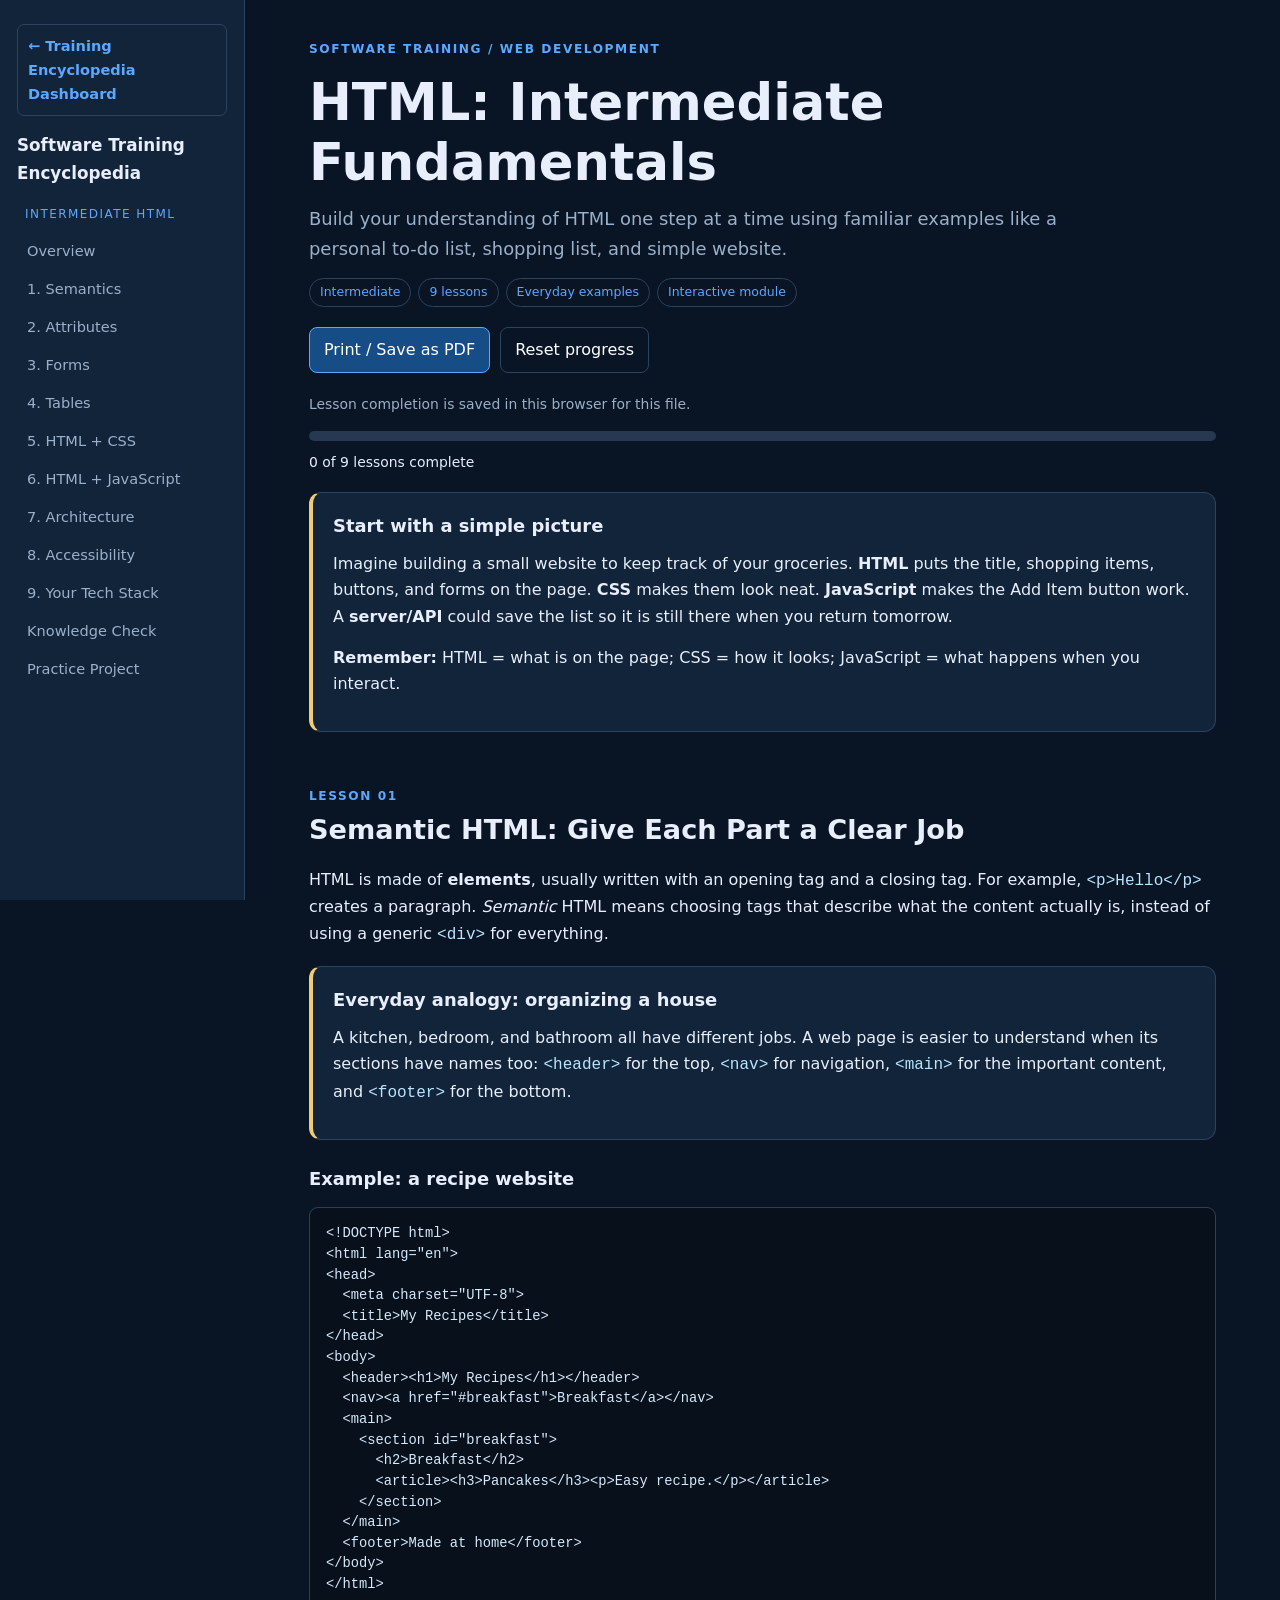
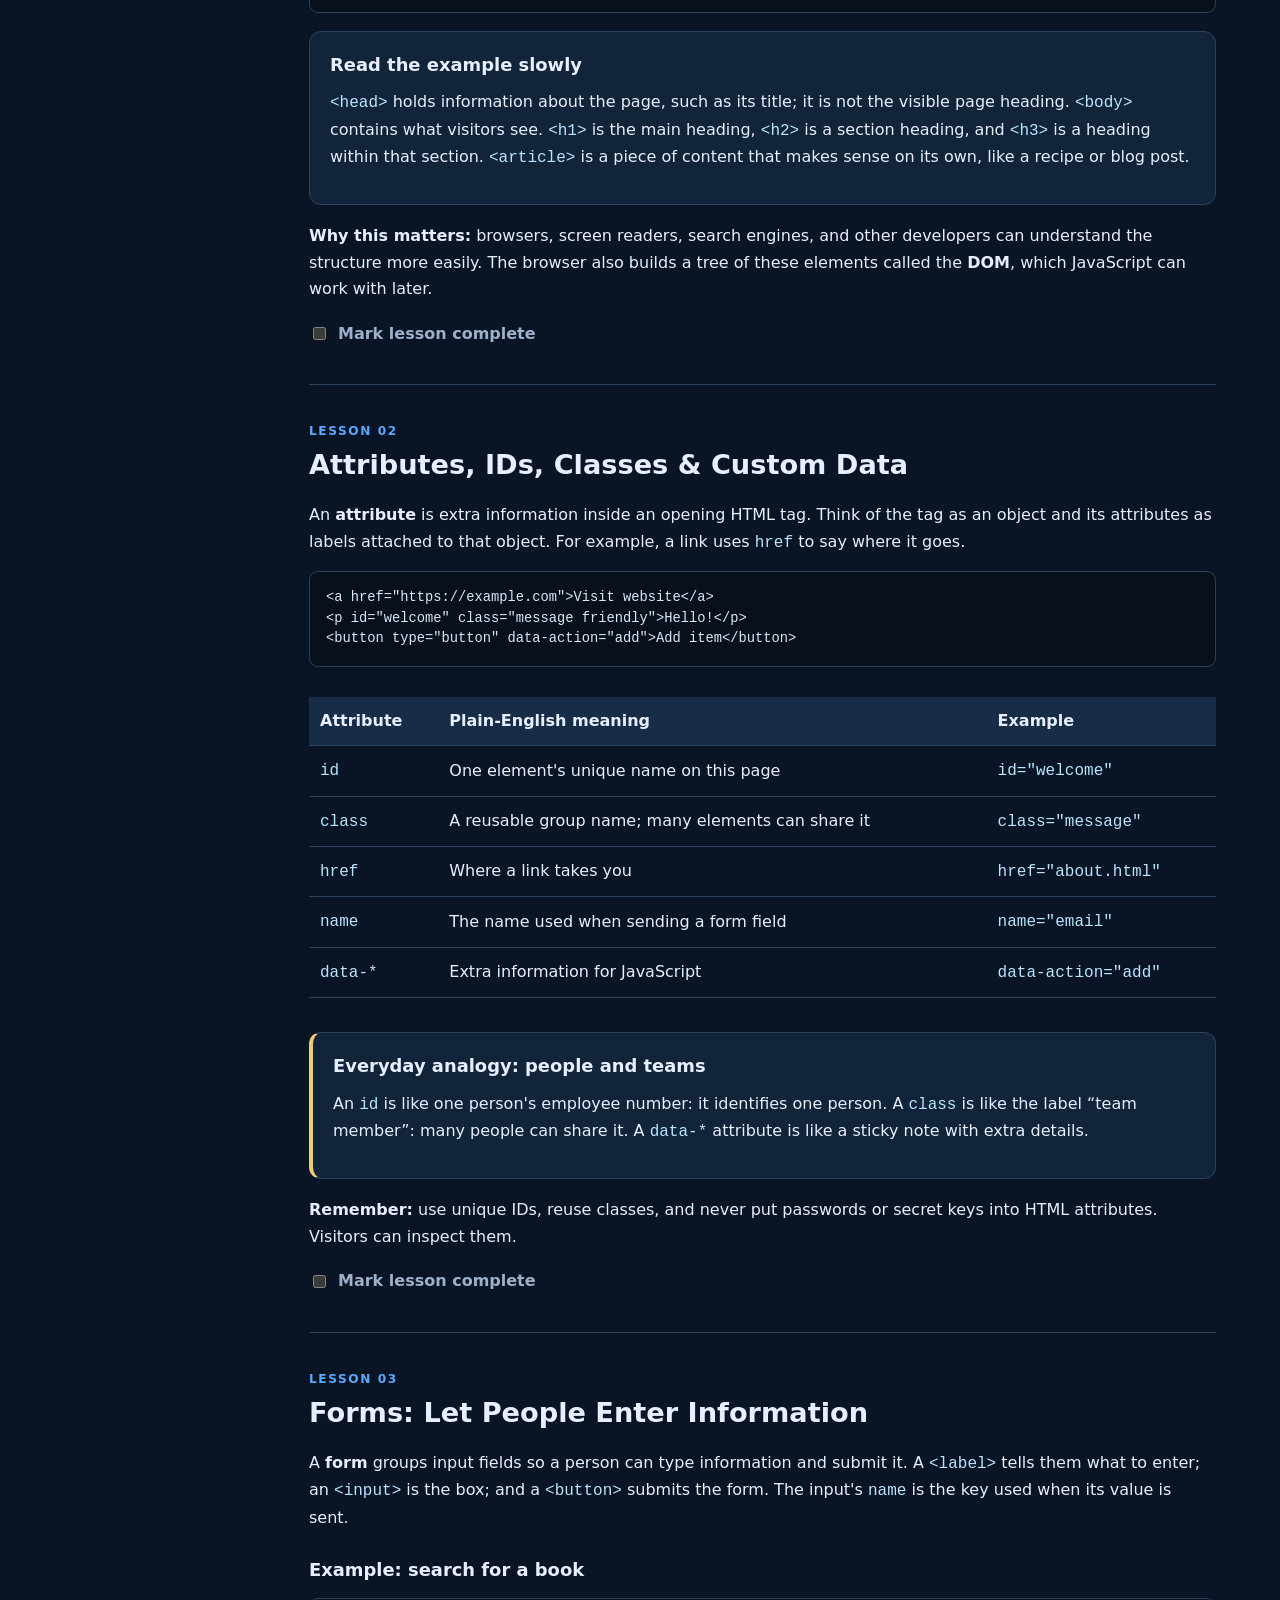
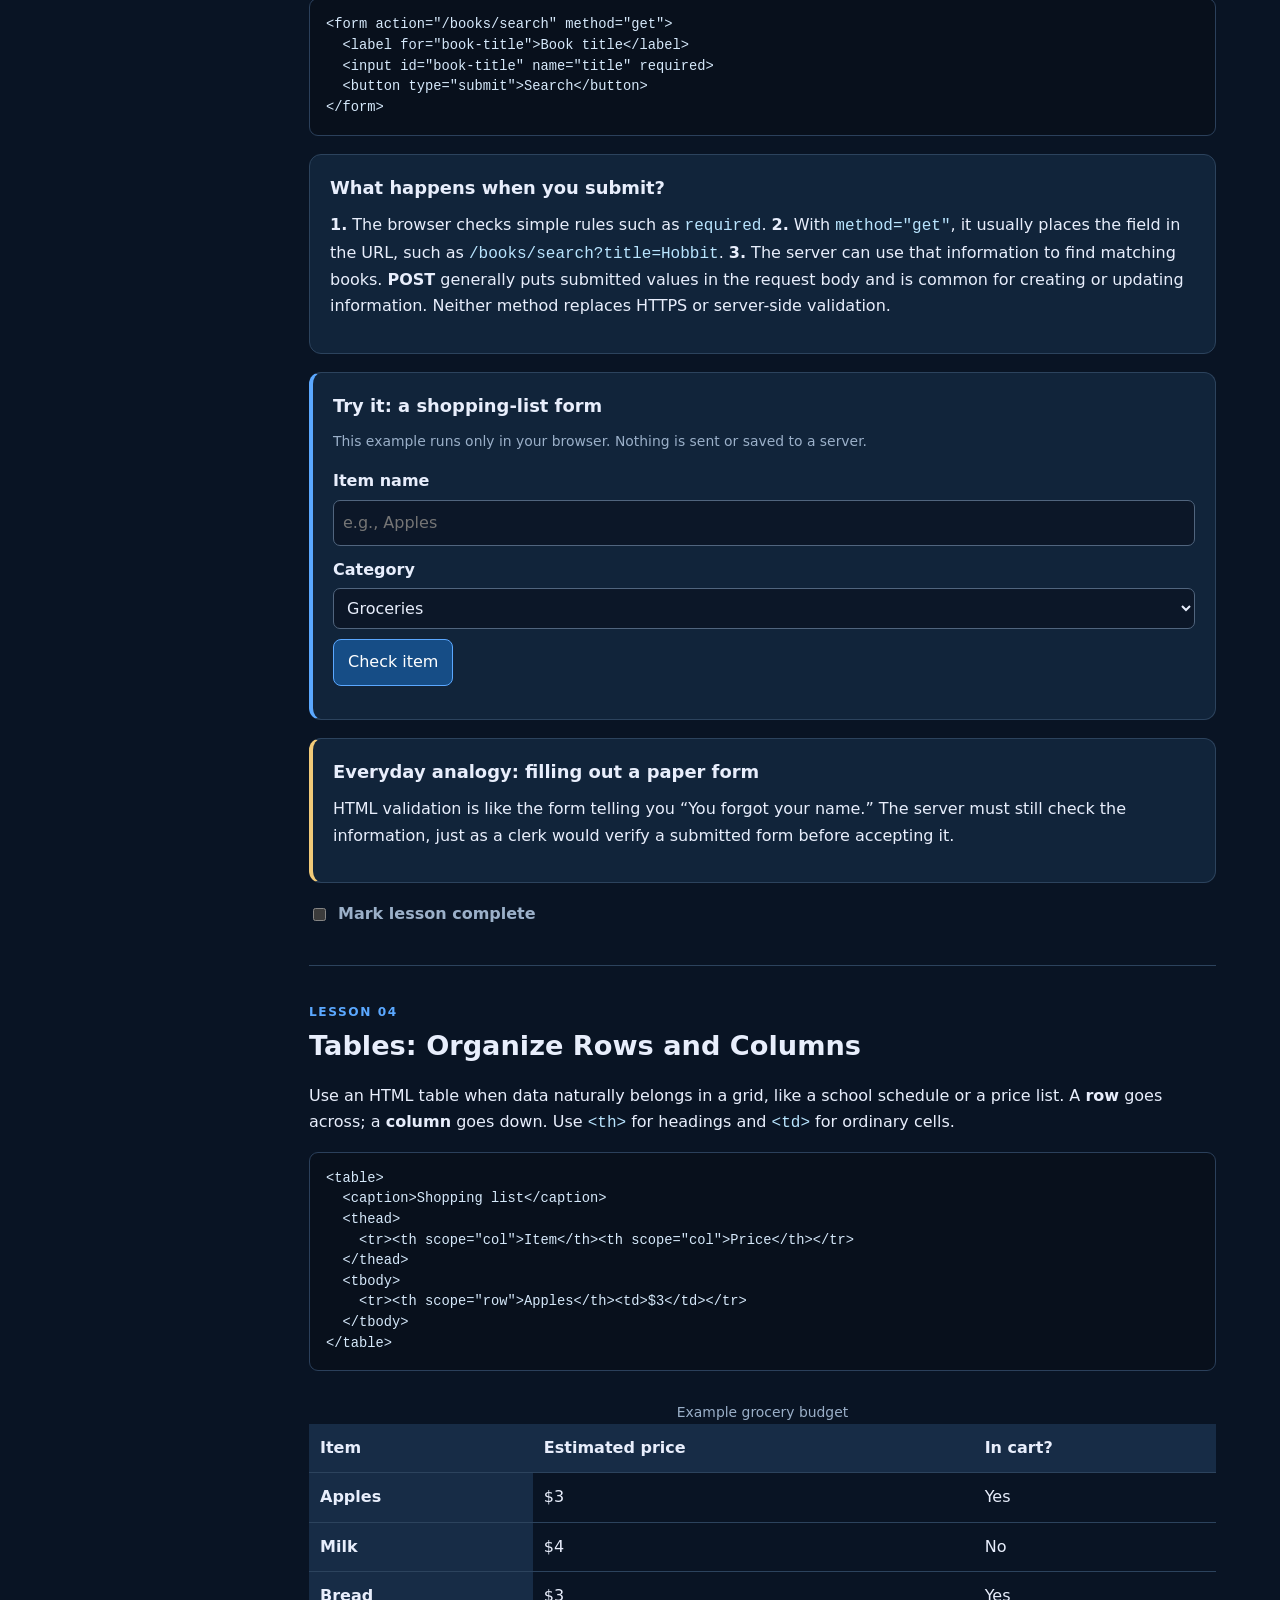
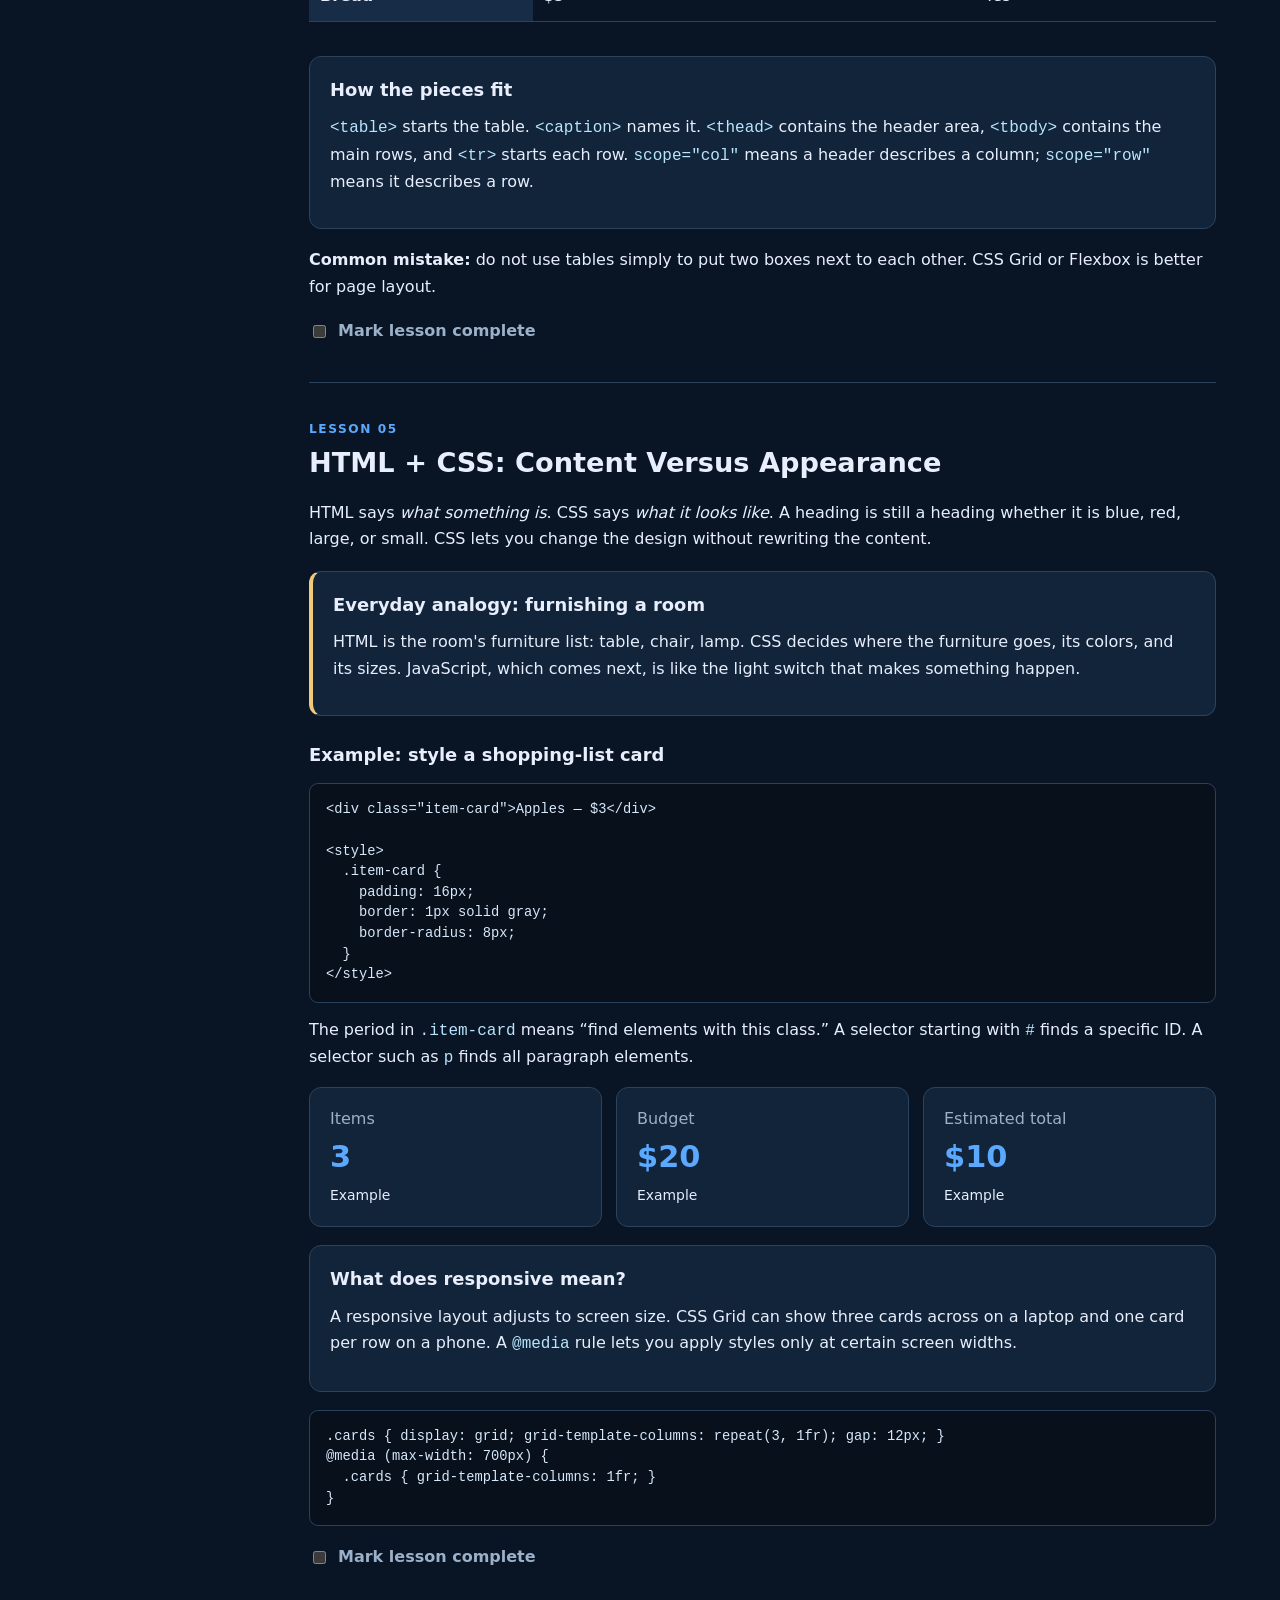
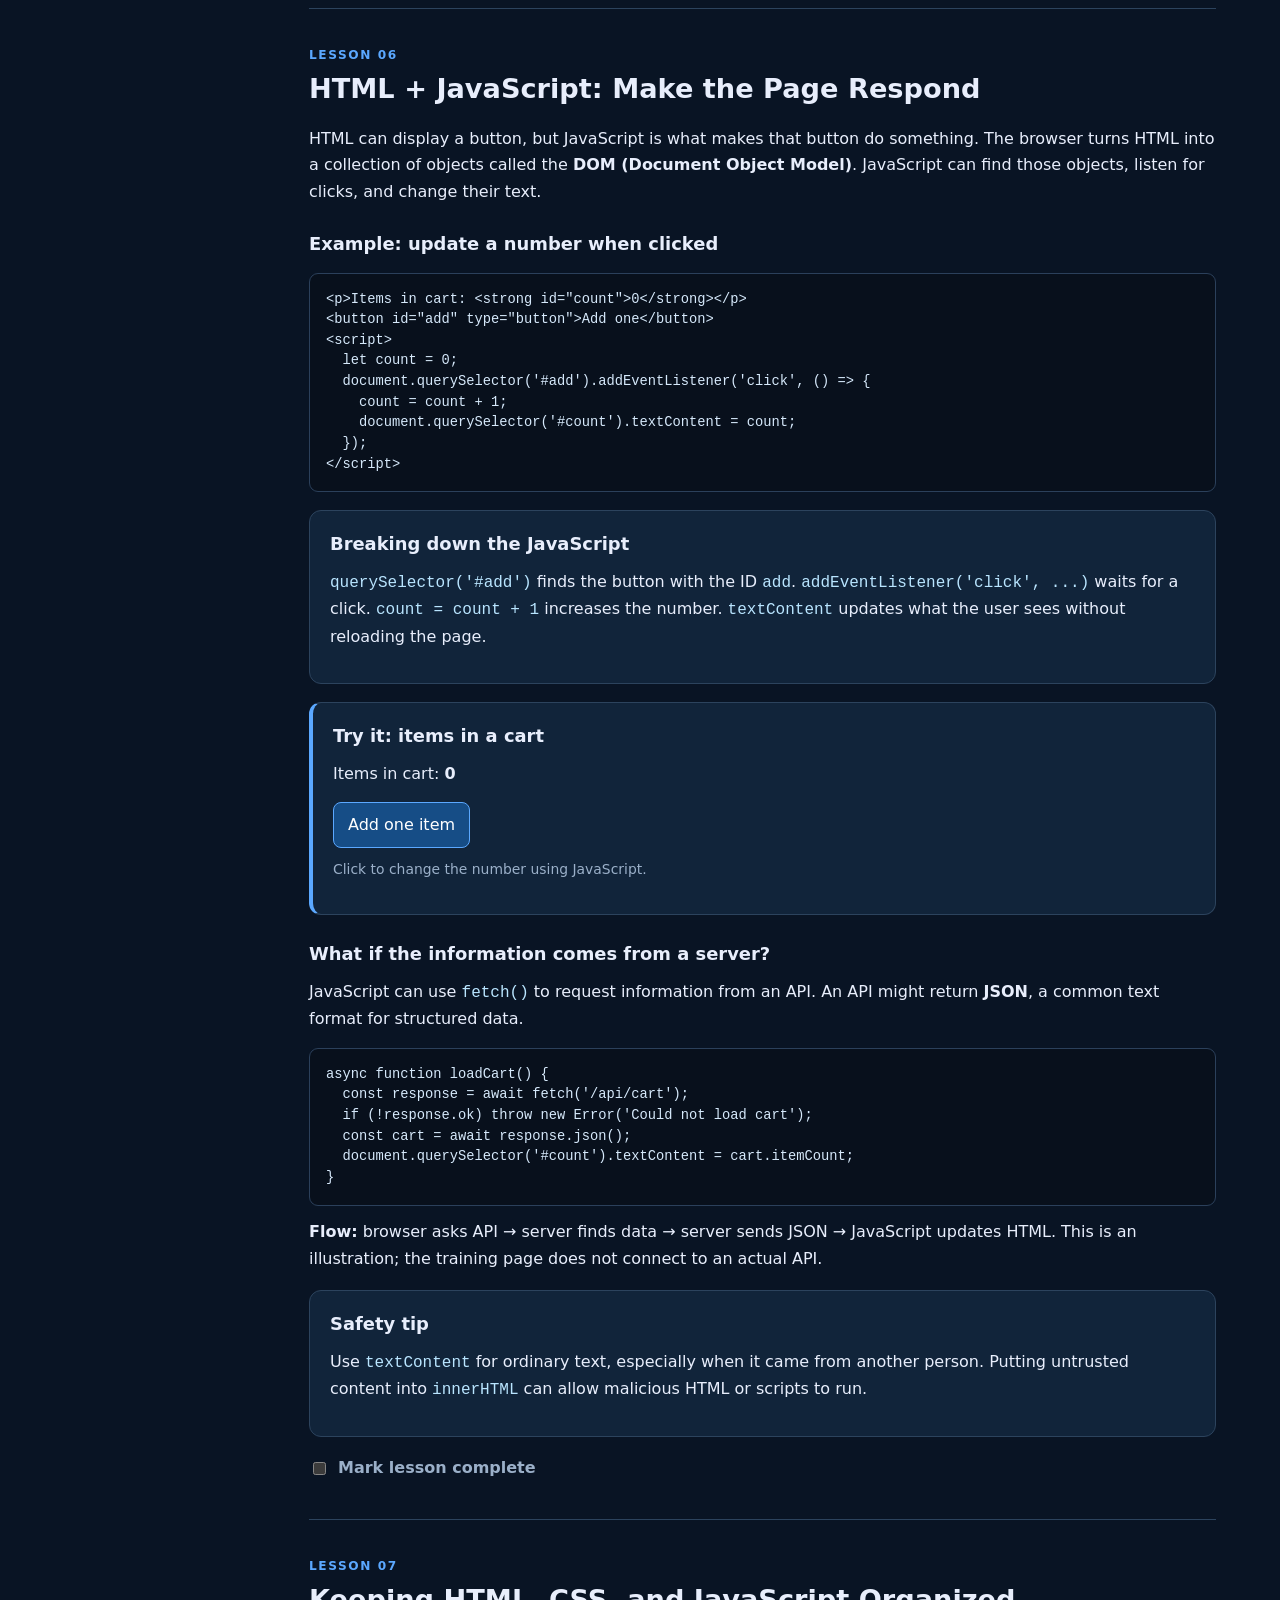
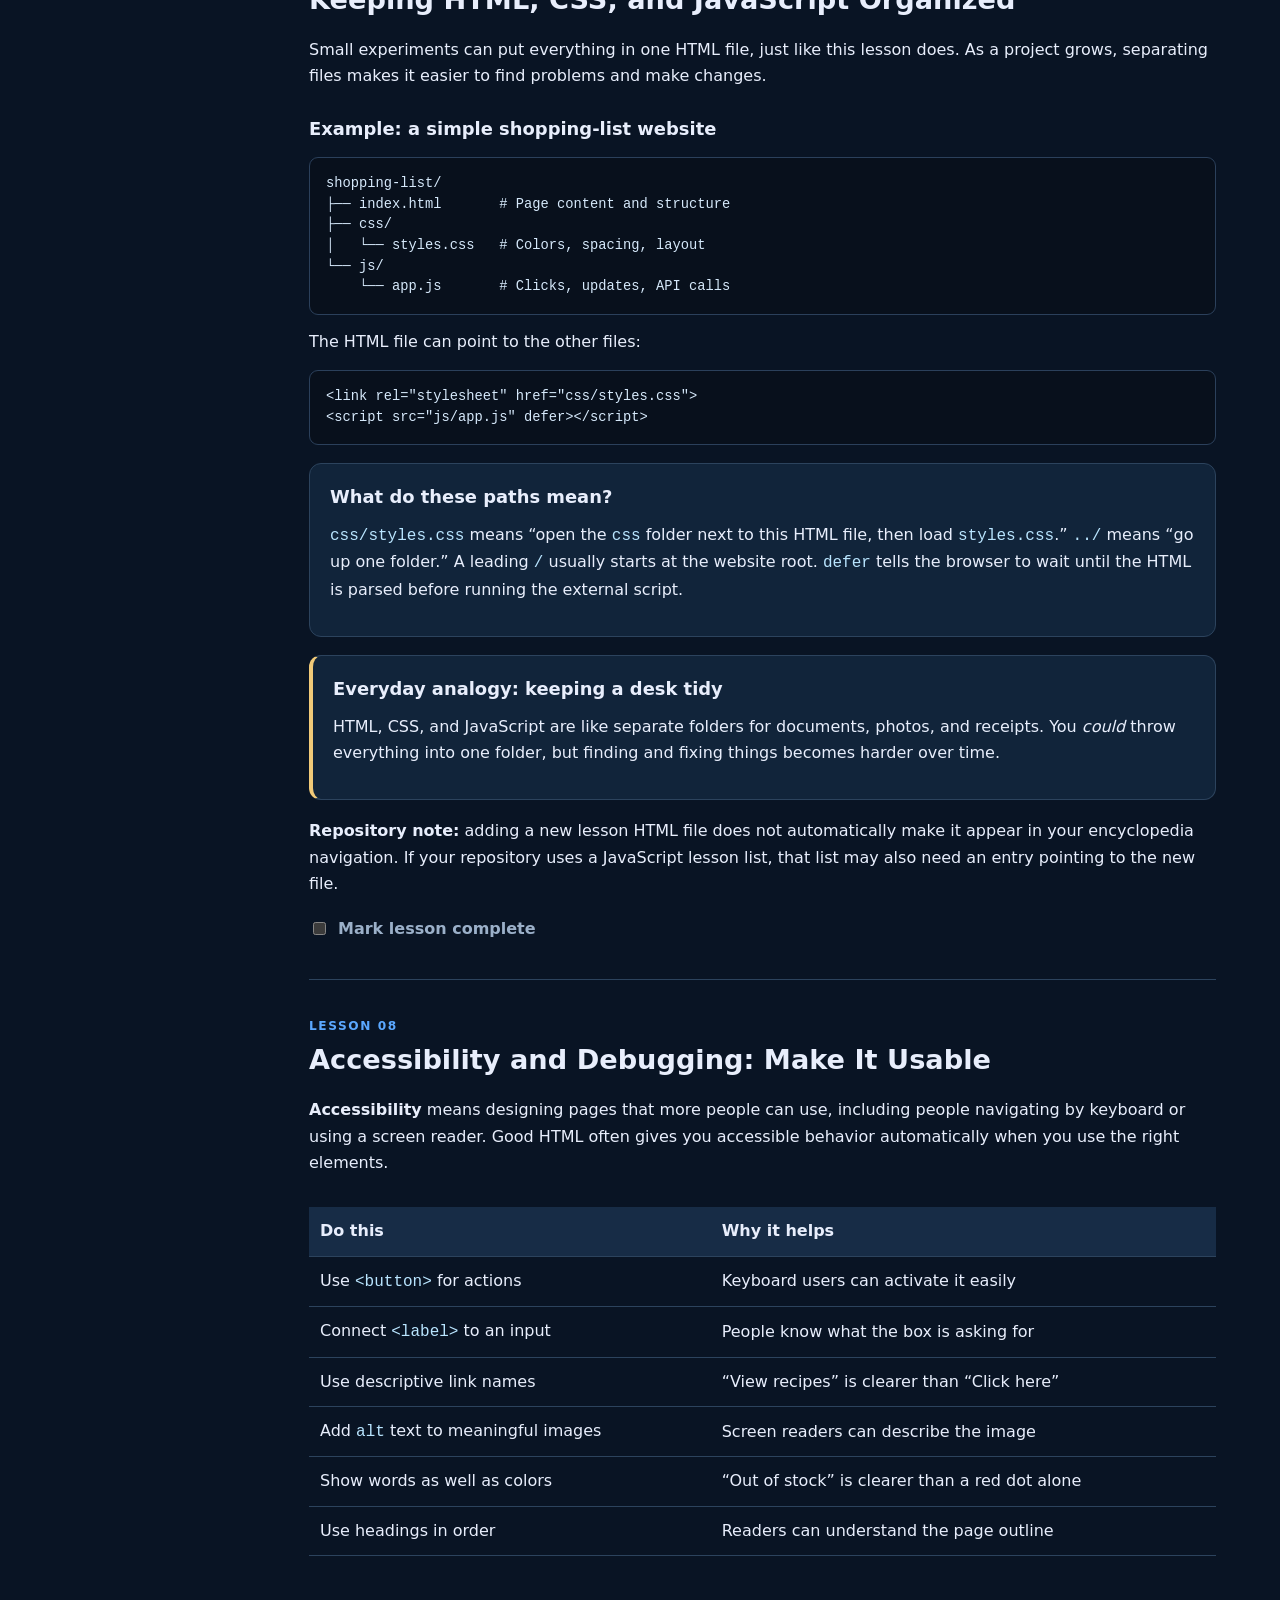
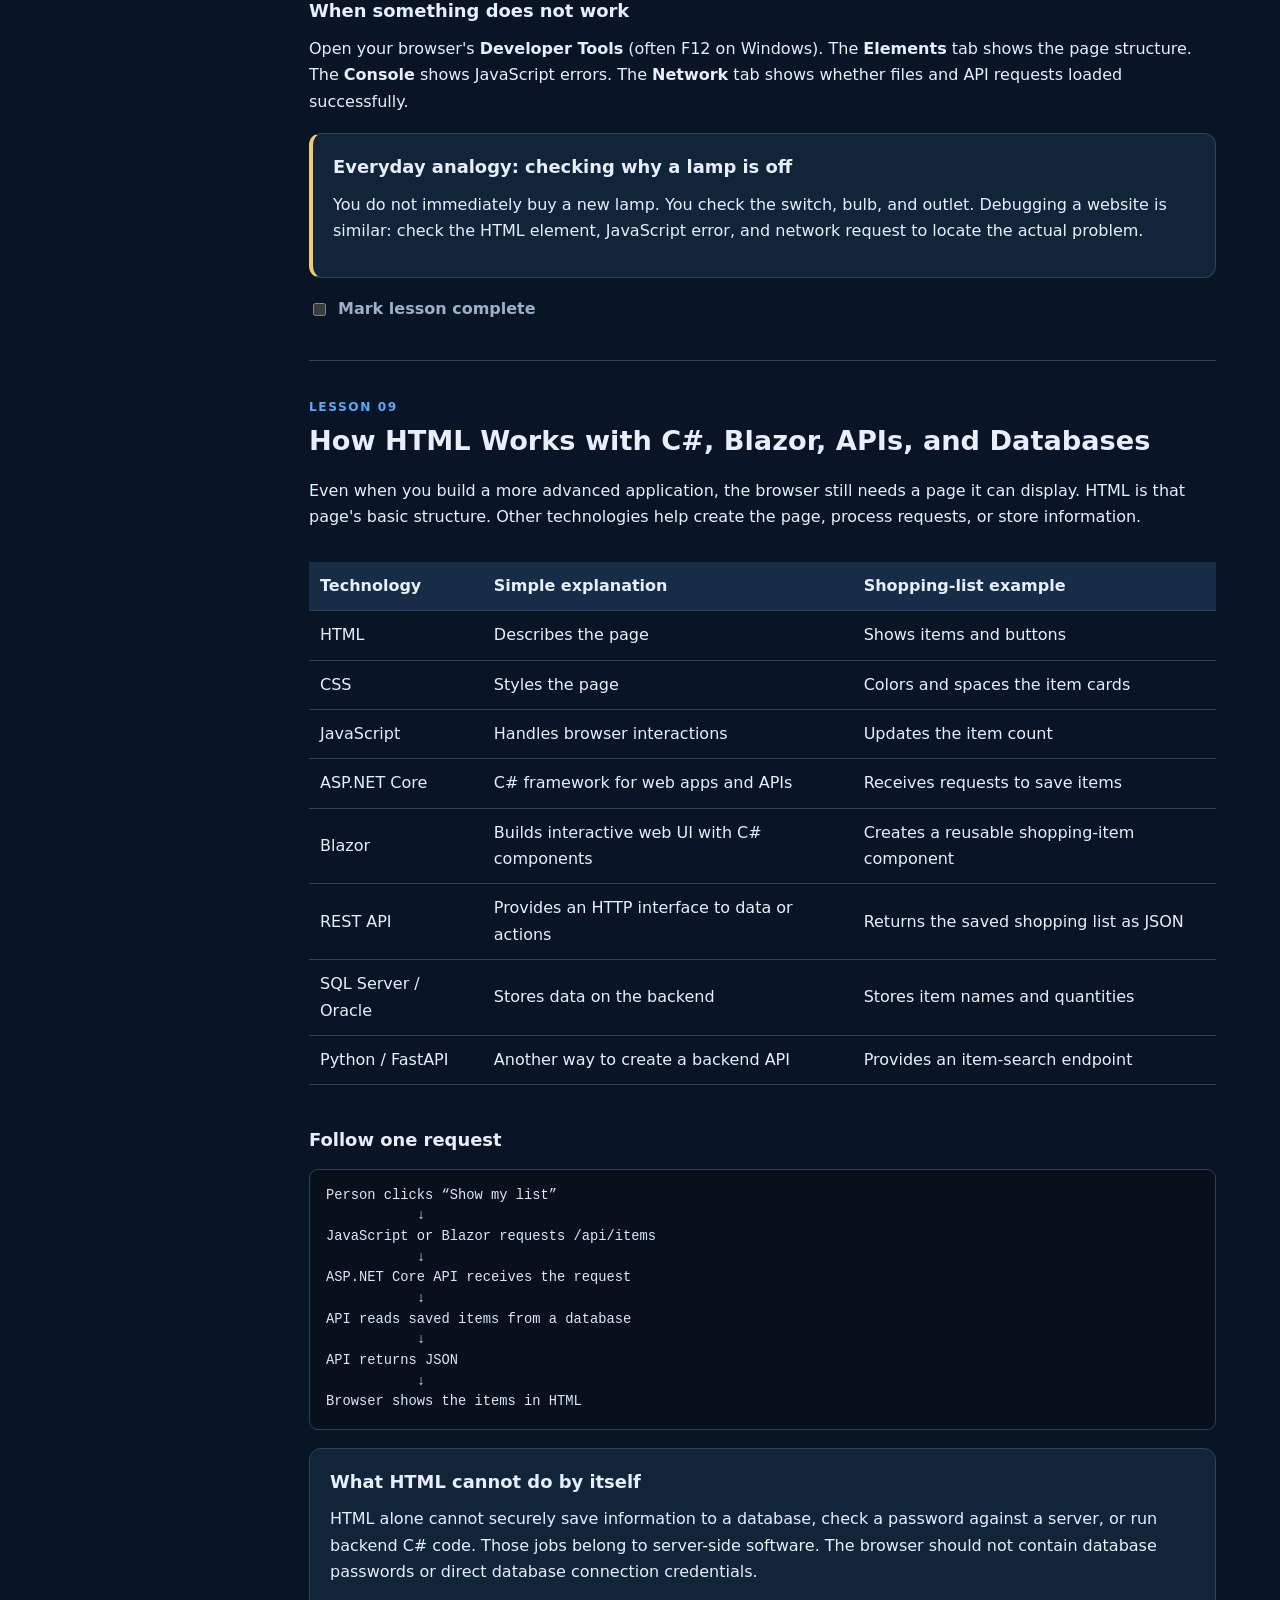
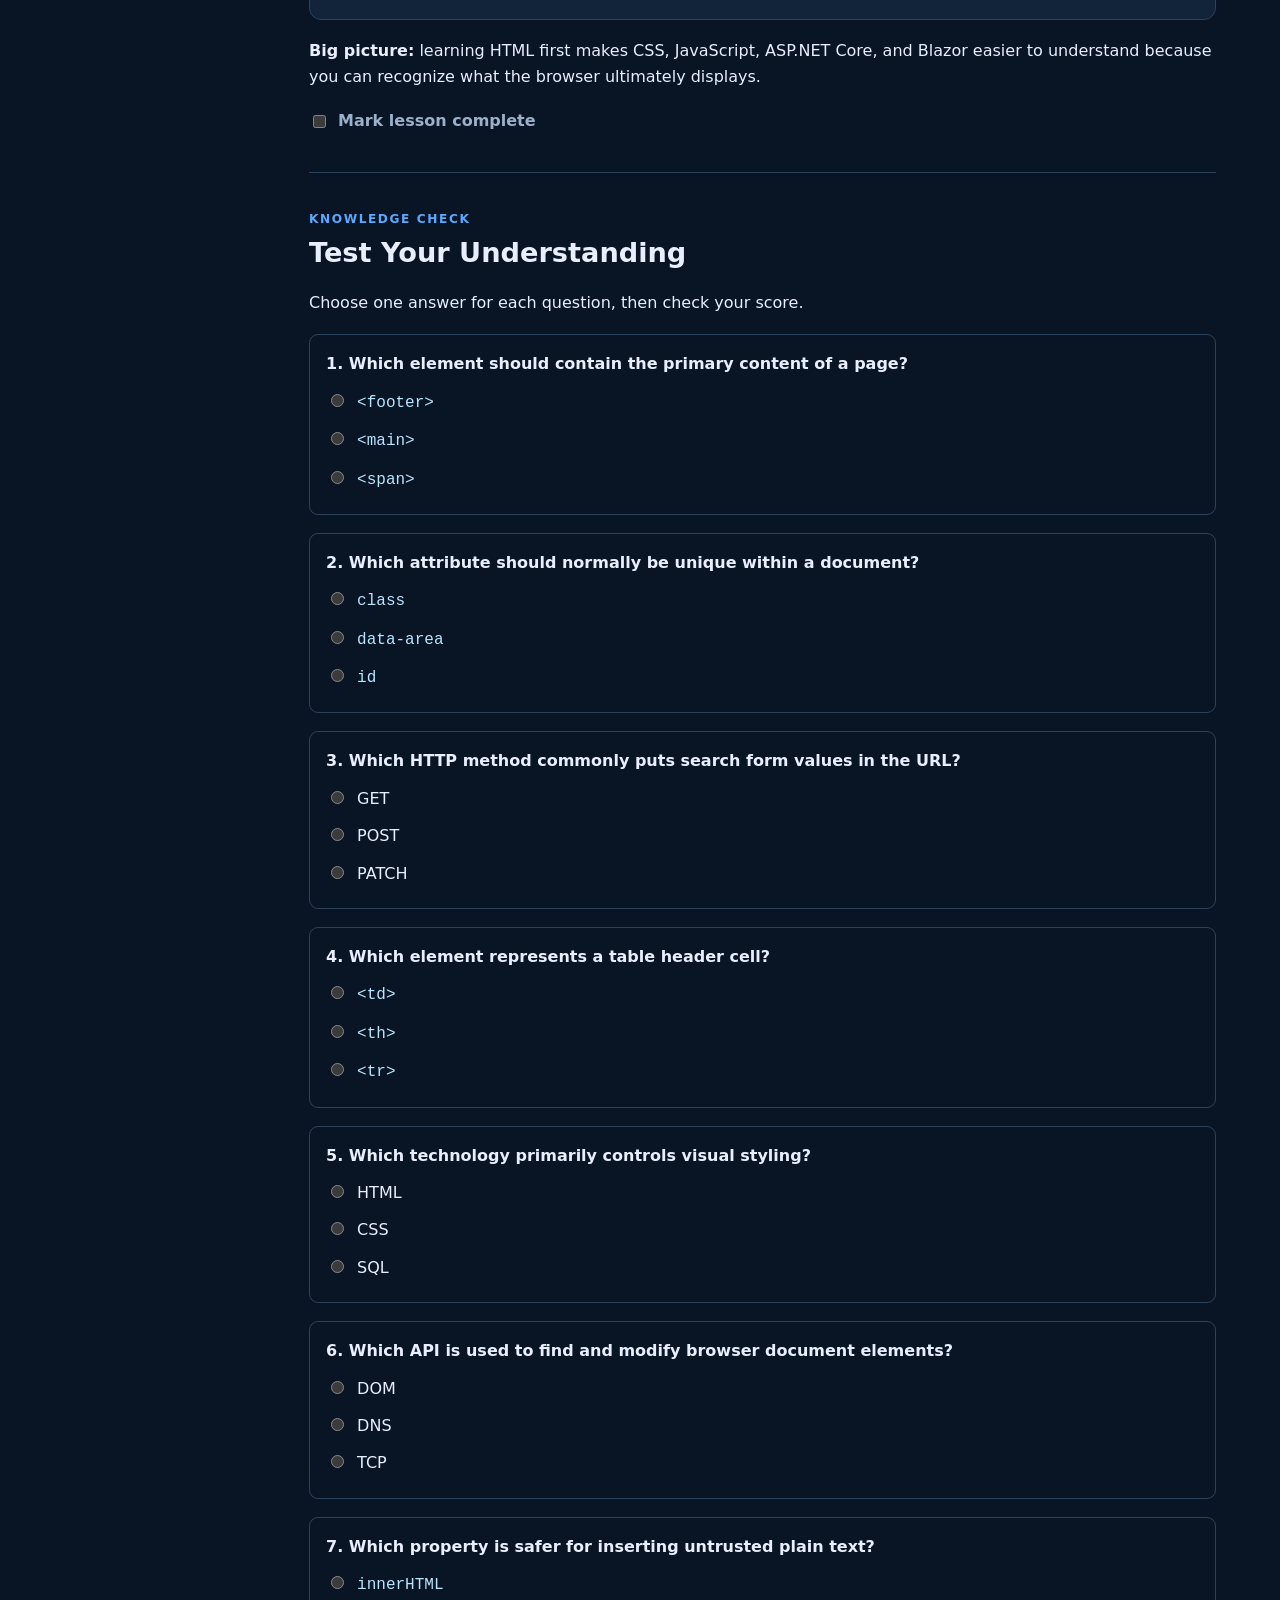
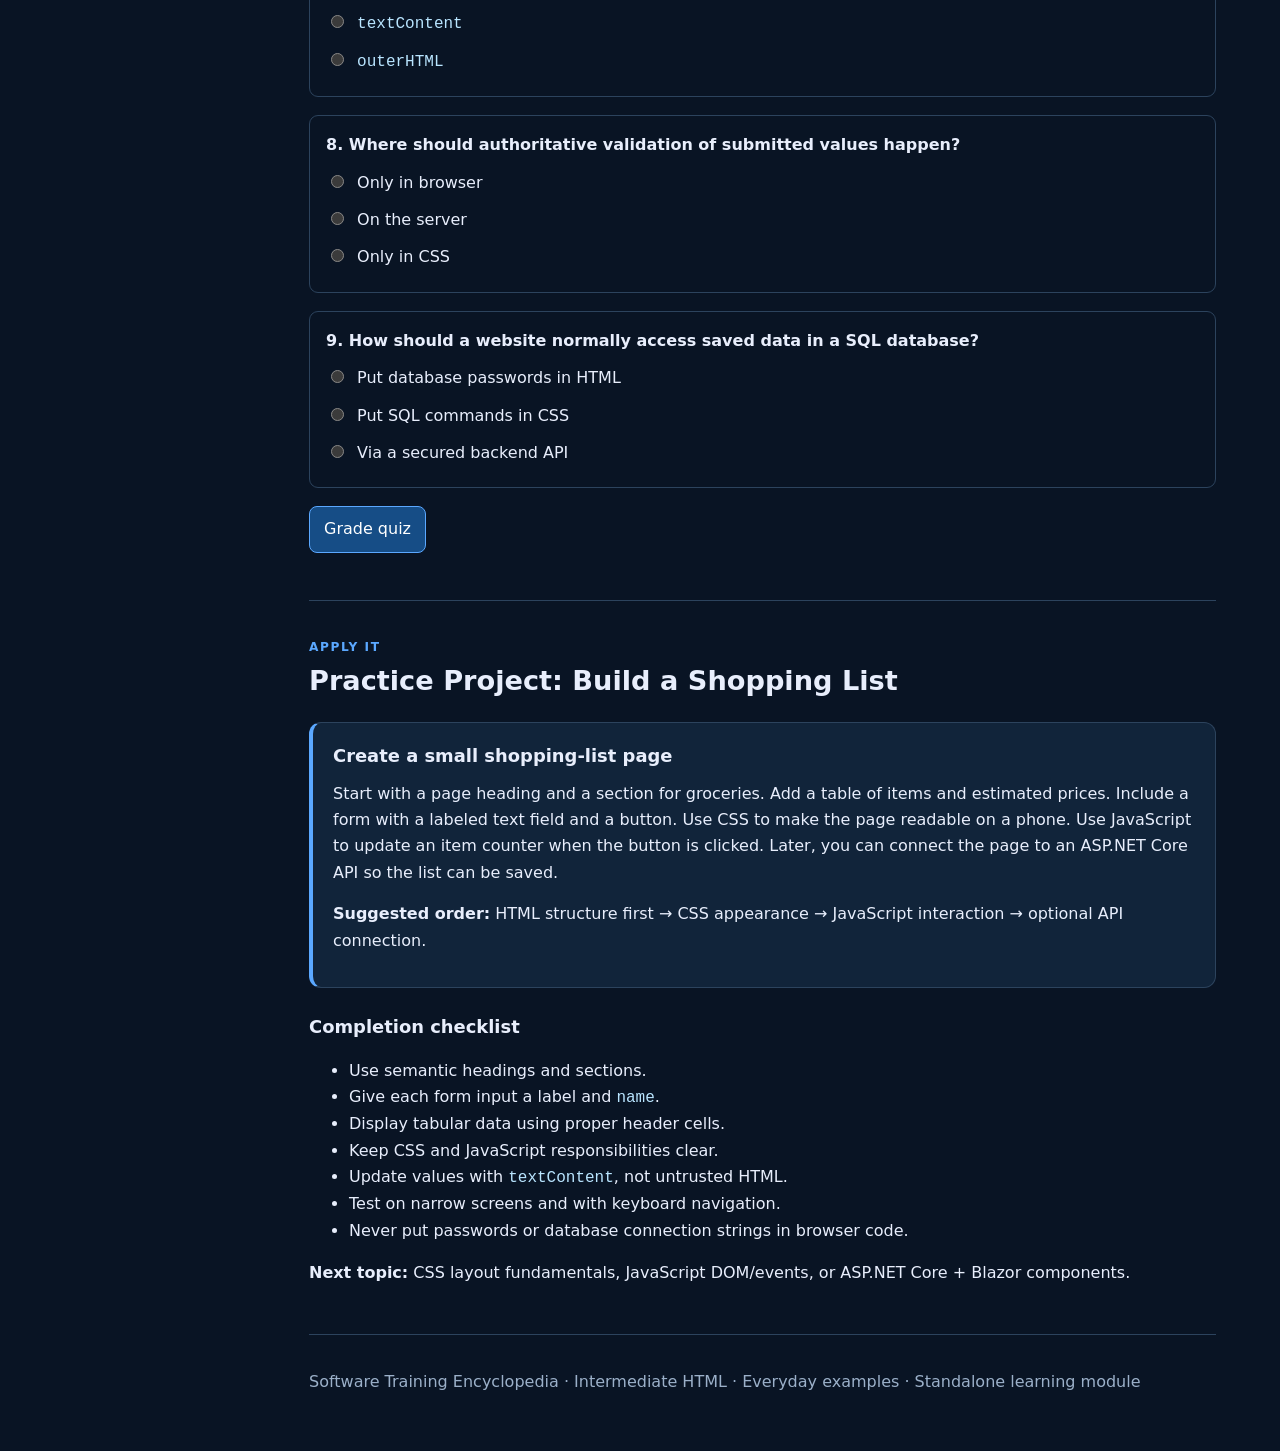
<file: training/html/html.html>
<!DOCTYPE html>

<html lang="en">
<head>
<meta charset="utf-8"/>
<meta content="width=device-width, initial-scale=1" name="viewport"/>
<meta content="Approachable intermediate HTML training with everyday examples and interactive practice." name="description"/>
<title>Intermediate HTML | Software Training Encyclopedia</title>
<link rel="stylesheet" href="html.css"/>
</head>
<body>
<div class="layout">
<aside aria-label="Lesson navigation">
<a class="back-dashboard" href="../../index.html">← Training Encyclopedia Dashboard</a>
<strong>Software Training Encyclopedia</strong>
<div class="toc-label">INTERMEDIATE HTML</div>
<nav>
<a href="#overview">Overview</a><a href="#semantics">1. Semantics</a><a href="#attributes">2. Attributes</a><a href="#forms">3. Forms</a><a href="#tables">4. Tables</a><a href="#css">5. HTML + CSS</a><a href="#javascript">6. HTML + JavaScript</a><a href="#architecture">7. Architecture</a><a href="#accessibility">8. Accessibility</a><a href="#integration">9. Your Tech Stack</a><a href="#quiz">Knowledge Check</a><a href="#project">Practice Project</a>
</nav>
</aside>
<main>
<header id="overview">
<span class="eyebrow">Software Training / Web Development</span>
<h1>HTML: Intermediate Fundamentals</h1>
<p class="lead">Build your understanding of HTML one step at a time using familiar examples like a personal to-do list, shopping list, and simple website.</p>
<span class="pill">Intermediate</span><span class="pill">9 lessons</span><span class="pill">Everyday examples</span><span class="pill">Interactive module</span>
<div class="controls"><button onclick="window.print()" type="button">Print / Save as PDF</button><button class="secondary" id="resetProgress" type="button">Reset progress</button></div>
<p class="small muted">Lesson completion is saved in this browser for this file.</p>
<div aria-label="Lesson completion" aria-valuemax="9" aria-valuemin="0" aria-valuenow="0" class="progress" id="progressTrack" role="progressbar"><div id="progressFill"></div></div><p class="small" id="progressText">0 of 9 lessons complete</p>
<div class="analogy"><h3>Start with a simple picture</h3><p>Imagine building a small website to keep track of your groceries. <strong>HTML</strong> puts the title, shopping items, buttons, and forms on the page. <strong>CSS</strong> makes them look neat. <strong>JavaScript</strong> makes the Add Item button work. A <strong>server/API</strong> could save the list so it is still there when you return tomorrow.</p><p><strong>Remember:</strong> HTML = what is on the page; CSS = how it looks; JavaScript = what happens when you interact.</p></div>
</header>
<section class="section" id="semantics"><span class="eyebrow">Lesson 01</span><h2>Semantic HTML: Give Each Part a Clear Job</h2><p>HTML is made of <strong>elements</strong>, usually written with an opening tag and a closing tag. For example, <code>&lt;p&gt;Hello&lt;/p&gt;</code> creates a paragraph. <em>Semantic</em> HTML means choosing tags that describe what the content actually is, instead of using a generic <code>&lt;div&gt;</code> for everything.</p><div class="analogy"><h3>Everyday analogy: organizing a house</h3><p>A kitchen, bedroom, and bathroom all have different jobs. A web page is easier to understand when its sections have names too: <code>&lt;header&gt;</code> for the top, <code>&lt;nav&gt;</code> for navigation, <code>&lt;main&gt;</code> for the important content, and <code>&lt;footer&gt;</code> for the bottom.</p></div><h3>Example: a recipe website</h3><pre><code>&lt;!DOCTYPE html&gt;
&lt;html lang="en"&gt;
&lt;head&gt;
  &lt;meta charset="UTF-8"&gt;
  &lt;title&gt;My Recipes&lt;/title&gt;
&lt;/head&gt;
&lt;body&gt;
  &lt;header&gt;&lt;h1&gt;My Recipes&lt;/h1&gt;&lt;/header&gt;
  &lt;nav&gt;&lt;a href="#breakfast"&gt;Breakfast&lt;/a&gt;&lt;/nav&gt;
  &lt;main&gt;
    &lt;section id="breakfast"&gt;
      &lt;h2&gt;Breakfast&lt;/h2&gt;
      &lt;article&gt;&lt;h3&gt;Pancakes&lt;/h3&gt;&lt;p&gt;Easy recipe.&lt;/p&gt;&lt;/article&gt;
    &lt;/section&gt;
  &lt;/main&gt;
  &lt;footer&gt;Made at home&lt;/footer&gt;
&lt;/body&gt;
&lt;/html&gt;</code></pre><div class="panel"><h3>Read the example slowly</h3><p><code>&lt;head&gt;</code> holds information about the page, such as its title; it is not the visible page heading. <code>&lt;body&gt;</code> contains what visitors see. <code>&lt;h1&gt;</code> is the main heading, <code>&lt;h2&gt;</code> is a section heading, and <code>&lt;h3&gt;</code> is a heading within that section. <code>&lt;article&gt;</code> is a piece of content that makes sense on its own, like a recipe or blog post.</p></div><p><strong>Why this matters:</strong> browsers, screen readers, search engines, and other developers can understand the structure more easily. The browser also builds a tree of these elements called the <strong>DOM</strong>, which JavaScript can work with later.</p><label class="lesson-done"><input data-lesson="semantics" type="checkbox"/> Mark lesson complete</label></section>
<section class="section" id="attributes"><span class="eyebrow">Lesson 02</span><h2>Attributes, IDs, Classes &amp; Custom Data</h2><p>An <strong>attribute</strong> is extra information inside an opening HTML tag. Think of the tag as an object and its attributes as labels attached to that object. For example, a link uses <code>href</code> to say where it goes.</p><pre><code>&lt;a href="https://example.com"&gt;Visit website&lt;/a&gt;
&lt;p id="welcome" class="message friendly"&gt;Hello!&lt;/p&gt;
&lt;button type="button" data-action="add"&gt;Add item&lt;/button&gt;</code></pre><div class="table-wrap"><table><thead><tr><th>Attribute</th><th>Plain-English meaning</th><th>Example</th></tr></thead><tbody><tr><td><code>id</code></td><td>One element's unique name on this page</td><td><code>id="welcome"</code></td></tr><tr><td><code>class</code></td><td>A reusable group name; many elements can share it</td><td><code>class="message"</code></td></tr><tr><td><code>href</code></td><td>Where a link takes you</td><td><code>href="about.html"</code></td></tr><tr><td><code>name</code></td><td>The name used when sending a form field</td><td><code>name="email"</code></td></tr><tr><td><code>data-*</code></td><td>Extra information for JavaScript</td><td><code>data-action="add"</code></td></tr></tbody></table></div><div class="analogy"><h3>Everyday analogy: people and teams</h3><p>An <code>id</code> is like one person's employee number: it identifies one person. A <code>class</code> is like the label “team member”: many people can share it. A <code>data-*</code> attribute is like a sticky note with extra details.</p></div><p><strong>Remember:</strong> use unique IDs, reuse classes, and never put passwords or secret keys into HTML attributes. Visitors can inspect them.</p><label class="lesson-done"><input data-lesson="attributes" type="checkbox"/> Mark lesson complete</label></section>
<section class="section" id="forms"><span class="eyebrow">Lesson 03</span><h2>Forms: Let People Enter Information</h2><p>A <strong>form</strong> groups input fields so a person can type information and submit it. A <code>&lt;label&gt;</code> tells them what to enter; an <code>&lt;input&gt;</code> is the box; and a <code>&lt;button&gt;</code> submits the form. The input's <code>name</code> is the key used when its value is sent.</p><h3>Example: search for a book</h3><pre><code>&lt;form action="/books/search" method="get"&gt;
  &lt;label for="book-title"&gt;Book title&lt;/label&gt;
  &lt;input id="book-title" name="title" required&gt;
  &lt;button type="submit"&gt;Search&lt;/button&gt;
&lt;/form&gt;</code></pre><div class="panel"><h3>What happens when you submit?</h3><p><strong>1.</strong> The browser checks simple rules such as <code>required</code>. <strong>2.</strong> With <code>method="get"</code>, it usually places the field in the URL, such as <code>/books/search?title=Hobbit</code>. <strong>3.</strong> The server can use that information to find matching books. <strong>POST</strong> generally puts submitted values in the request body and is common for creating or updating information. Neither method replaces HTTPS or server-side validation.</p></div><div class="exercise"><h3>Try it: a shopping-list form</h3><p class="small muted">This example runs only in your browser. Nothing is sent or saved to a server.</p><form id="coilDemo"><label for="coilIdDemo">Item name</label><input id="coilIdDemo" minlength="2" name="item" placeholder="e.g., Apples" required=""/><label for="standDemo">Category</label><select id="standDemo" name="category"><option>Groceries</option><option>Household</option><option>Other</option></select><p><button type="submit">Check item</button></p></form><p class="status" id="formOutput" role="status"></p></div><div class="analogy"><h3>Everyday analogy: filling out a paper form</h3><p>HTML validation is like the form telling you “You forgot your name.” The server must still check the information, just as a clerk would verify a submitted form before accepting it.</p></div><label class="lesson-done"><input data-lesson="forms" type="checkbox"/> Mark lesson complete</label></section>
<section class="section" id="tables"><span class="eyebrow">Lesson 04</span><h2>Tables: Organize Rows and Columns</h2><p>Use an HTML table when data naturally belongs in a grid, like a school schedule or a price list. A <strong>row</strong> goes across; a <strong>column</strong> goes down. Use <code>&lt;th&gt;</code> for headings and <code>&lt;td&gt;</code> for ordinary cells.</p><pre><code>&lt;table&gt;
  &lt;caption&gt;Shopping list&lt;/caption&gt;
  &lt;thead&gt;
    &lt;tr&gt;&lt;th scope="col"&gt;Item&lt;/th&gt;&lt;th scope="col"&gt;Price&lt;/th&gt;&lt;/tr&gt;
  &lt;/thead&gt;
  &lt;tbody&gt;
    &lt;tr&gt;&lt;th scope="row"&gt;Apples&lt;/th&gt;&lt;td&gt;$3&lt;/td&gt;&lt;/tr&gt;
  &lt;/tbody&gt;
&lt;/table&gt;</code></pre><div class="table-wrap"><table><caption class="muted small">Example grocery budget</caption><thead><tr><th scope="col">Item</th><th scope="col">Estimated price</th><th scope="col">In cart?</th></tr></thead><tbody><tr><th scope="row">Apples</th><td>$3</td><td>Yes</td></tr><tr><th scope="row">Milk</th><td>$4</td><td>No</td></tr><tr><th scope="row">Bread</th><td>$3</td><td>Yes</td></tr></tbody></table></div><div class="panel"><h3>How the pieces fit</h3><p><code>&lt;table&gt;</code> starts the table. <code>&lt;caption&gt;</code> names it. <code>&lt;thead&gt;</code> contains the header area, <code>&lt;tbody&gt;</code> contains the main rows, and <code>&lt;tr&gt;</code> starts each row. <code>scope="col"</code> means a header describes a column; <code>scope="row"</code> means it describes a row.</p></div><p><strong>Common mistake:</strong> do not use tables simply to put two boxes next to each other. CSS Grid or Flexbox is better for page layout.</p><label class="lesson-done"><input data-lesson="tables" type="checkbox"/> Mark lesson complete</label></section>
<section class="section" id="css"><span class="eyebrow">Lesson 05</span><h2>HTML + CSS: Content Versus Appearance</h2><p>HTML says <em>what something is</em>. CSS says <em>what it looks like</em>. A heading is still a heading whether it is blue, red, large, or small. CSS lets you change the design without rewriting the content.</p><div class="analogy"><h3>Everyday analogy: furnishing a room</h3><p>HTML is the room's furniture list: table, chair, lamp. CSS decides where the furniture goes, its colors, and its sizes. JavaScript, which comes next, is like the light switch that makes something happen.</p></div><h3>Example: style a shopping-list card</h3><pre><code>&lt;div class="item-card"&gt;Apples — $3&lt;/div&gt;

&lt;style&gt;
  .item-card {
    padding: 16px;
    border: 1px solid gray;
    border-radius: 8px;
  }
&lt;/style&gt;</code></pre><p>The period in <code>.item-card</code> means “find elements with this class.” A selector starting with <code>#</code> finds a specific ID. A selector such as <code>p</code> finds all paragraph elements.</p><div aria-label="Example shopping summary cards" class="grid"><div class="panel"><span class="muted">Items</span><div class="kpi">3</div><span class="small">Example</span></div><div class="panel"><span class="muted">Budget</span><div class="kpi">$20</div><span class="small">Example</span></div><div class="panel"><span class="muted">Estimated total</span><div class="kpi">$10</div><span class="small">Example</span></div></div><div class="panel"><h3>What does responsive mean?</h3><p>A responsive layout adjusts to screen size. CSS Grid can show three cards across on a laptop and one card per row on a phone. A <code>@media</code> rule lets you apply styles only at certain screen widths.</p></div><pre><code>.cards { display: grid; grid-template-columns: repeat(3, 1fr); gap: 12px; }
@media (max-width: 700px) {
  .cards { grid-template-columns: 1fr; }
}</code></pre><label class="lesson-done"><input data-lesson="css" type="checkbox"/> Mark lesson complete</label></section>
<section class="section" id="javascript"><span class="eyebrow">Lesson 06</span><h2>HTML + JavaScript: Make the Page Respond</h2><p>HTML can display a button, but JavaScript is what makes that button do something. The browser turns HTML into a collection of objects called the <strong>DOM (Document Object Model)</strong>. JavaScript can find those objects, listen for clicks, and change their text.</p><h3>Example: update a number when clicked</h3><pre><code>&lt;p&gt;Items in cart: &lt;strong id="count"&gt;0&lt;/strong&gt;&lt;/p&gt;
&lt;button id="add" type="button"&gt;Add one&lt;/button&gt;
&lt;script&gt;
  let count = 0;
  document.querySelector('#add').addEventListener('click', () =&gt; {
    count = count + 1;
    document.querySelector('#count').textContent = count;
  });
&lt;/script&gt;</code></pre><div class="panel"><h3>Breaking down the JavaScript</h3><p><code>querySelector('#add')</code> finds the button with the ID <code>add</code>. <code>addEventListener('click', ...)</code> waits for a click. <code>count = count + 1</code> increases the number. <code>textContent</code> updates what the user sees without reloading the page.</p></div><div class="exercise"><h3>Try it: items in a cart</h3><p>Items in cart: <strong id="liveTons">0</strong></p><button id="refreshDemo" type="button">Add one item</button><p class="small muted" id="refreshMessage" role="status">Click to change the number using JavaScript.</p></div><h3>What if the information comes from a server?</h3><p>JavaScript can use <code>fetch()</code> to request information from an API. An API might return <strong>JSON</strong>, a common text format for structured data.</p><pre><code>async function loadCart() {
  const response = await fetch('/api/cart');
  if (!response.ok) throw new Error('Could not load cart');
  const cart = await response.json();
  document.querySelector('#count').textContent = cart.itemCount;
}</code></pre><p><strong>Flow:</strong> browser asks API → server finds data → server sends JSON → JavaScript updates HTML. This is an illustration; the training page does not connect to an actual API.</p><div class="panel"><h3>Safety tip</h3><p>Use <code>textContent</code> for ordinary text, especially when it came from another person. Putting untrusted content into <code>innerHTML</code> can allow malicious HTML or scripts to run.</p></div><label class="lesson-done"><input data-lesson="javascript" type="checkbox"/> Mark lesson complete</label></section>
<section class="section" id="architecture"><span class="eyebrow">Lesson 07</span><h2>Keeping HTML, CSS, and JavaScript Organized</h2><p>Small experiments can put everything in one HTML file, just like this lesson does. As a project grows, separating files makes it easier to find problems and make changes.</p><h3>Example: a simple shopping-list website</h3><pre><code>shopping-list/
├── index.html       # Page content and structure
├── css/
│   └── styles.css   # Colors, spacing, layout
└── js/
    └── app.js       # Clicks, updates, API calls</code></pre><p>The HTML file can point to the other files:</p><pre><code>&lt;link rel="stylesheet" href="css/styles.css"&gt;
&lt;script src="js/app.js" defer&gt;&lt;/script&gt;</code></pre><div class="panel"><h3>What do these paths mean?</h3><p><code>css/styles.css</code> means “open the <code>css</code> folder next to this HTML file, then load <code>styles.css</code>.” <code>../</code> means “go up one folder.” A leading <code>/</code> usually starts at the website root. <code>defer</code> tells the browser to wait until the HTML is parsed before running the external script.</p></div><div class="analogy"><h3>Everyday analogy: keeping a desk tidy</h3><p>HTML, CSS, and JavaScript are like separate folders for documents, photos, and receipts. You <em>could</em> throw everything into one folder, but finding and fixing things becomes harder over time.</p></div><p><strong>Repository note:</strong> adding a new lesson HTML file does not automatically make it appear in your encyclopedia navigation. If your repository uses a JavaScript lesson list, that list may also need an entry pointing to the new file.</p><label class="lesson-done"><input data-lesson="architecture" type="checkbox"/> Mark lesson complete</label></section>
<section class="section" id="accessibility"><span class="eyebrow">Lesson 08</span><h2>Accessibility and Debugging: Make It Usable</h2><p><strong>Accessibility</strong> means designing pages that more people can use, including people navigating by keyboard or using a screen reader. Good HTML often gives you accessible behavior automatically when you use the right elements.</p><div class="table-wrap"><table><thead><tr><th>Do this</th><th>Why it helps</th></tr></thead><tbody><tr><td>Use <code>&lt;button&gt;</code> for actions</td><td>Keyboard users can activate it easily</td></tr><tr><td>Connect <code>&lt;label&gt;</code> to an input</td><td>People know what the box is asking for</td></tr><tr><td>Use descriptive link names</td><td>“View recipes” is clearer than “Click here”</td></tr><tr><td>Add <code>alt</code> text to meaningful images</td><td>Screen readers can describe the image</td></tr><tr><td>Show words as well as colors</td><td>“Out of stock” is clearer than a red dot alone</td></tr><tr><td>Use headings in order</td><td>Readers can understand the page outline</td></tr></tbody></table></div><h3>When something does not work</h3><p>Open your browser's <strong>Developer Tools</strong> (often F12 on Windows). The <strong>Elements</strong> tab shows the page structure. The <strong>Console</strong> shows JavaScript errors. The <strong>Network</strong> tab shows whether files and API requests loaded successfully.</p><div class="analogy"><h3>Everyday analogy: checking why a lamp is off</h3><p>You do not immediately buy a new lamp. You check the switch, bulb, and outlet. Debugging a website is similar: check the HTML element, JavaScript error, and network request to locate the actual problem.</p></div><label class="lesson-done"><input data-lesson="accessibility" type="checkbox"/> Mark lesson complete</label></section>
<section class="section" id="integration"><span class="eyebrow">Lesson 09</span><h2>How HTML Works with C#, Blazor, APIs, and Databases</h2><p>Even when you build a more advanced application, the browser still needs a page it can display. HTML is that page's basic structure. Other technologies help create the page, process requests, or store information.</p><div class="table-wrap"><table><thead><tr><th>Technology</th><th>Simple explanation</th><th>Shopping-list example</th></tr></thead><tbody><tr><td>HTML</td><td>Describes the page</td><td>Shows items and buttons</td></tr><tr><td>CSS</td><td>Styles the page</td><td>Colors and spaces the item cards</td></tr><tr><td>JavaScript</td><td>Handles browser interactions</td><td>Updates the item count</td></tr><tr><td>ASP.NET Core</td><td>C# framework for web apps and APIs</td><td>Receives requests to save items</td></tr><tr><td>Blazor</td><td>Builds interactive web UI with C# components</td><td>Creates a reusable shopping-item component</td></tr><tr><td>REST API</td><td>Provides an HTTP interface to data or actions</td><td>Returns the saved shopping list as JSON</td></tr><tr><td>SQL Server / Oracle</td><td>Stores data on the backend</td><td>Stores item names and quantities</td></tr><tr><td>Python / FastAPI</td><td>Another way to create a backend API</td><td>Provides an item-search endpoint</td></tr></tbody></table></div><h3>Follow one request</h3><pre><code>Person clicks “Show my list”
           ↓
JavaScript or Blazor requests /api/items
           ↓
ASP.NET Core API receives the request
           ↓
API reads saved items from a database
           ↓
API returns JSON
           ↓
Browser shows the items in HTML</code></pre><div class="panel"><h3>What HTML cannot do by itself</h3><p>HTML alone cannot securely save information to a database, check a password against a server, or run backend C# code. Those jobs belong to server-side software. The browser should not contain database passwords or direct database connection credentials.</p></div><p><strong>Big picture:</strong> learning HTML first makes CSS, JavaScript, ASP.NET Core, and Blazor easier to understand because you can recognize what the browser ultimately displays.</p><label class="lesson-done"><input data-lesson="integration" type="checkbox"/> Mark lesson complete</label></section>
<section class="section" id="quiz"><span class="eyebrow">Knowledge Check</span><h2>Test Your Understanding</h2><p>Choose one answer for each question, then check your score.</p>
<form id="quizForm">
<div class="quiz-item"><strong>1. Which element should contain the primary content of a page?</strong><label><input name="q1" type="radio" value="a"/> <code>&lt;footer&gt;</code></label><label><input name="q1" type="radio" value="b"/> <code>&lt;main&gt;</code></label><label><input name="q1" type="radio" value="c"/> <code>&lt;span&gt;</code></label></div>
<div class="quiz-item"><strong>2. Which attribute should normally be unique within a document?</strong><label><input name="q2" type="radio" value="a"/> <code>class</code></label><label><input name="q2" type="radio" value="b"/> <code>data-area</code></label><label><input name="q2" type="radio" value="c"/> <code>id</code></label></div>
<div class="quiz-item"><strong>3. Which HTTP method commonly puts search form values in the URL?</strong><label><input name="q3" type="radio" value="a"/> GET</label><label><input name="q3" type="radio" value="b"/> POST</label><label><input name="q3" type="radio" value="c"/> PATCH</label></div>
<div class="quiz-item"><strong>4. Which element represents a table header cell?</strong><label><input name="q4" type="radio" value="a"/> <code>&lt;td&gt;</code></label><label><input name="q4" type="radio" value="b"/> <code>&lt;th&gt;</code></label><label><input name="q4" type="radio" value="c"/> <code>&lt;tr&gt;</code></label></div>
<div class="quiz-item"><strong>5. Which technology primarily controls visual styling?</strong><label><input name="q5" type="radio" value="a"/> HTML</label><label><input name="q5" type="radio" value="b"/> CSS</label><label><input name="q5" type="radio" value="c"/> SQL</label></div>
<div class="quiz-item"><strong>6. Which API is used to find and modify browser document elements?</strong><label><input name="q6" type="radio" value="a"/> DOM</label><label><input name="q6" type="radio" value="b"/> DNS</label><label><input name="q6" type="radio" value="c"/> TCP</label></div>
<div class="quiz-item"><strong>7. Which property is safer for inserting untrusted plain text?</strong><label><input name="q7" type="radio" value="a"/> <code>innerHTML</code></label><label><input name="q7" type="radio" value="b"/> <code>textContent</code></label><label><input name="q7" type="radio" value="c"/> <code>outerHTML</code></label></div>
<div class="quiz-item"><strong>8. Where should authoritative validation of submitted values happen?</strong><label><input name="q8" type="radio" value="a"/> Only in browser</label><label><input name="q8" type="radio" value="b"/> On the server</label><label><input name="q8" type="radio" value="c"/> Only in CSS</label></div>
<div class="quiz-item"><strong>9. How should a website normally access saved data in a SQL database?</strong><label><input name="q9" type="radio" value="a"/> Put database passwords in HTML</label><label><input name="q9" type="radio" value="b"/> Put SQL commands in CSS</label><label><input name="q9" type="radio" value="c"/> Via a secured backend API</label></div>
<button type="submit">Grade quiz</button><p class="status" id="quizResult" role="status"></p>
</form>
</section>
<section class="section" id="project"><span class="eyebrow">Apply It</span><h2>Practice Project: Build a Shopping List</h2>
<div class="exercise"><h3>Create a small shopping-list page</h3><p>Start with a page heading and a section for groceries. Add a table of items and estimated prices. Include a form with a labeled text field and a button. Use CSS to make the page readable on a phone. Use JavaScript to update an item counter when the button is clicked. Later, you can connect the page to an ASP.NET Core API so the list can be saved.</p><p><strong>Suggested order:</strong> HTML structure first → CSS appearance → JavaScript interaction → optional API connection.</p></div>
<h3>Completion checklist</h3><ul><li>Use semantic headings and sections.</li><li>Give each form input a label and <code>name</code>.</li><li>Display tabular data using proper header cells.</li><li>Keep CSS and JavaScript responsibilities clear.</li><li>Update values with <code>textContent</code>, not untrusted HTML.</li><li>Test on narrow screens and with keyboard navigation.</li><li>Never put passwords or database connection strings in browser code.</li></ul>
<p><strong>Next topic:</strong> CSS layout fundamentals, JavaScript DOM/events, or ASP.NET Core + Blazor components.</p>
</section>
<footer><p>Software Training Encyclopedia · Intermediate HTML · Everyday examples · Standalone learning module</p></footer>
</main>
</div>
<script src="html.js" defer></script>
</body>
</html>
</file>
<file: training/html/html.css>
:root{color-scheme:dark;--bg:#091424;--panel:#11243a;--panel2:#172c46;--ink:#e8eefc;--muted:#9bb0c9;--line:#2c435d;--accent:#5ba8ff;--blue:#83bdff;--gold:#f1ca78;--red:#ff8d8d}
    *{box-sizing:border-box}html{scroll-behavior:smooth}body{margin:0;background:var(--bg);color:var(--ink);font:16px/1.65 system-ui,-apple-system,Segoe UI,sans-serif}
    a{color:var(--blue)}.layout{display:grid;grid-template-columns:245px minmax(0,1fr);max-width:1500px;margin:auto;min-height:100vh}
    aside{position:sticky;top:0;height:100vh;overflow:auto;border-right:1px solid var(--line);padding:24px 17px;background:var(--panel)}aside strong{font-size:1.05rem}aside a{display:block;padding:7px 10px;text-decoration:none;color:var(--muted);border-radius:7px;font-size:.91rem}aside a:hover{background:var(--panel2);color:var(--ink)}main{max-width:1040px;width:100%;padding:35px clamp(20px,5vw,65px) 90px}
    h1{font-size:clamp(2rem,4vw,3.25rem);line-height:1.16;margin:12px 0}h2{font-size:1.7rem;margin:0 0 14px}h3{font-size:1.12rem;margin:24px 0 8px}p{margin:10px 0 15px}.eyebrow{color:var(--accent);font-weight:700;letter-spacing:.13em;text-transform:uppercase;font-size:.76rem}.lead{font-size:1.12rem;color:var(--muted);max-width:760px}.section{padding:32px 0;border-bottom:1px solid var(--line)}.panel,.analogy,.exercise{background:var(--panel);border:1px solid var(--line);border-radius:12px;padding:18px 20px;margin:18px 0}.analogy{border-left:4px solid var(--gold)}.exercise{border-left:4px solid var(--accent)}.panel h3,.analogy h3,.exercise h3{margin-top:0}.muted{color:var(--muted)}.pill{display:inline-block;border:1px solid var(--line);padding:3px 10px;border-radius:30px;font-size:.78rem;color:var(--accent);margin-right:7px}.grid{display:grid;grid-template-columns:repeat(auto-fit,minmax(220px,1fr));gap:14px}.grid .panel{margin:0}.kpi{font-size:1.9rem;font-weight:750;color:var(--accent)}pre{background:#08101c;border:1px solid #2b405b;padding:16px;overflow-x:auto;border-radius:9px;line-height:1.5;font-size:.86rem}code{font-family:ui-monospace,SFMono-Regular,Consolas,monospace;color:#b9e5ff}pre code{color:#d6e9fb}.table-wrap{overflow-x:auto}table{width:100%;border-collapse:collapse;margin:16px 0}th,td{text-align:left;padding:11px;border-bottom:1px solid var(--line)}th{background:var(--panel2)}button,input,select{font:inherit}button{border:1px solid var(--accent);background:#164d86;color:white;padding:9px 14px;border-radius:8px;cursor:pointer}button:hover{background:#2269ad}button.secondary{background:transparent;border-color:var(--line)}input,select{width:100%;background:#0c1728;color:var(--ink);border:1px solid #51657e;padding:9px;border-radius:7px}label{display:block;margin:11px 0 5px;font-weight:650}.status{color:var(--accent);font-weight:700}.warning{color:var(--gold)}.quiz-item{margin:18px 0;padding:16px;border:1px solid var(--line);border-radius:9px}.quiz-item label{font-weight:400}.quiz-item input{width:auto;margin-right:8px}.controls{display:flex;flex-wrap:wrap;gap:10px;margin:20px 0}.progress{height:10px;background:#263951;border-radius:50px;overflow:hidden}.progress>div{height:100%;width:0;background:var(--accent);transition:width .2s}.lesson-done{display:flex;align-items:center;gap:9px;margin-top:18px;color:var(--muted)}.lesson-done input{width:auto;accent-color:var(--accent)}.toc-label{margin:18px 8px 7px;color:var(--accent);font-size:.75rem;letter-spacing:.12em}.small{font-size:.87rem}footer{padding-top:24px;color:var(--muted)}
    @media(max-width:850px){.layout{display:block}aside{position:static;height:auto;border-right:0;border-bottom:1px solid var(--line);padding:15px}aside nav{display:flex;overflow-x:auto;gap:5px}aside a{white-space:nowrap}aside .toc-label{display:none}main{padding:24px 18px 70px}}
    @media print{body{background:white;color:black}aside,.controls,.lesson-done,button{display:none!important}.layout{display:block}main{max-width:none;padding:0}.section{break-inside:avoid}.panel,.analogy,.exercise,pre{background:#f5f5f5;color:black;border-color:#aaa}code,pre code{color:#111}h1,h2,h3,p{color:black}}
  
/* Encyclopedia integration */
aside .back-dashboard{color:var(--accent);font-weight:700;margin:0 0 16px;border:1px solid var(--line);padding:9px 10px}
aside .back-dashboard:hover{background:var(--panel2)}
</file>
